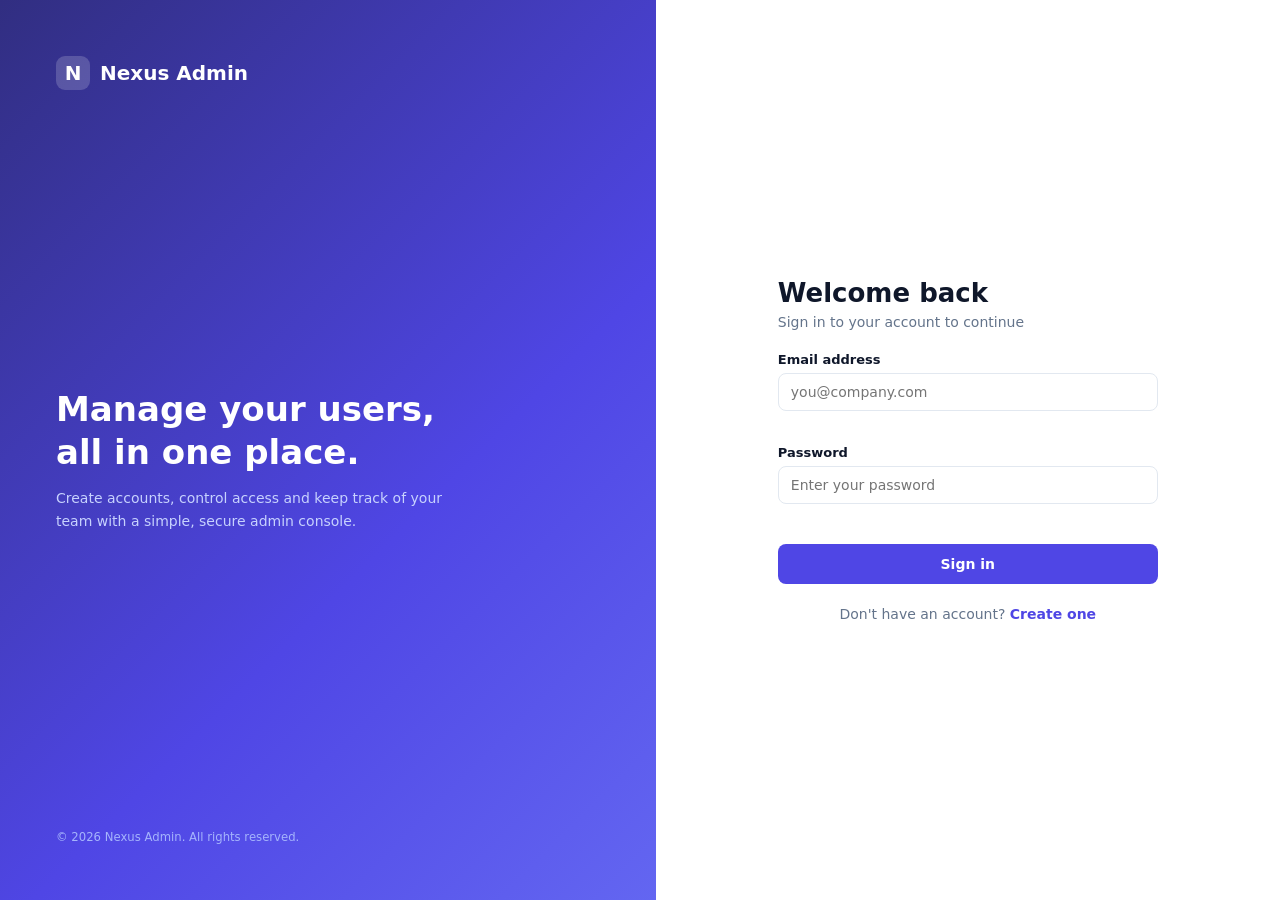
<file: src/main/resources/static/index.html>
<!DOCTYPE html>
<html lang="en">
<head>
  <meta charset="UTF-8">
  <meta name="viewport" content="width=device-width, initial-scale=1">
  <title>Sign in | Nexus Admin</title>
  <link rel="stylesheet" href="css/style.css">
</head>
<body>
  <div class="auth">
    <div class="auth-brand">
      <div class="logo"><div class="logo-mark">N</div> Nexus Admin</div>
      <div>
        <h1>Manage your users,<br>all in one place.</h1>
        <p>Create accounts, control access and keep track of your team with a simple, secure admin console.</p>
      </div>
      <small>&copy; 2026 Nexus Admin. All rights reserved.</small>
    </div>
    <div class="auth-form-wrap">
      <div class="auth-card">
        <h2>Welcome back</h2>
        <p class="sub">Sign in to your account to continue</p>
        <form id="loginForm" novalidate>
          <label for="email">Email address</label>
          <input type="email" id="email" placeholder="you@company.com" autocomplete="email">
          <div class="field-error" id="emailError"></div>
          <label for="password">Password</label>
          <input type="password" id="password" placeholder="Enter your password" autocomplete="current-password">
          <div class="field-error" id="passwordError"></div>
          <button type="submit" class="btn block" id="submitBtn">Sign in</button>
        </form>
        <div class="alert" id="msg" hidden></div>
        <p class="switch">Don't have an account? <a href="register.html">Create one</a></p>

      </div>
    </div>
  </div>
  <script src="js/api.js"></script>
  <script src="js/auth.js"></script>
</body>
</html>
</file>
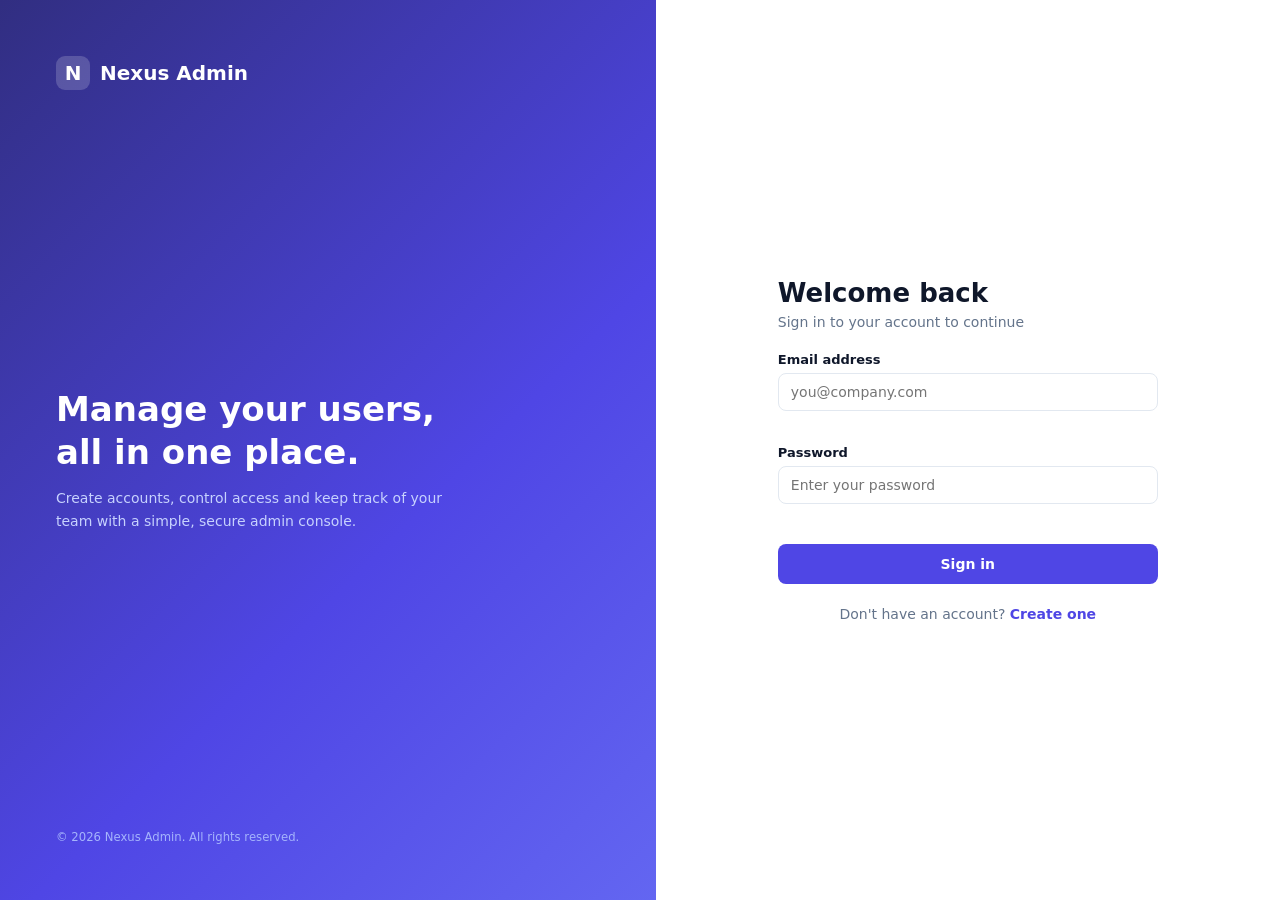
<file: src/main/resources/static/dashboard.html>
<!DOCTYPE html>
<html lang="en">
<head>
  <meta charset="UTF-8">
  <meta name="viewport" content="width=device-width, initial-scale=1">
  <title>Dashboard | Nexus Admin</title>
  <link rel="stylesheet" href="css/style.css">
</head>
<body>
<div class="app">
  <aside class="sidebar" id="sidebar">
    <div class="logo"><div class="logo-mark">N</div> Nexus Admin</div>
    <nav class="nav">
      <button class="active" data-view="overview"><span data-icon="grid"></span> Overview</button>
      <button data-view="users"><span data-icon="users"></span> Users</button>
    </nav>
    <div class="side-user">
      <div class="avatar sm" id="meAvatar"></div>
      <div class="meta"><b id="meName"></b><span id="meRole"></span></div>
      <button class="icon-btn" id="logoutBtn" title="Sign out"><span data-icon="logout"></span></button>
    </div>
  </aside>

  <div class="main">
    <header class="topbar">
      <button class="icon-btn menu-btn" id="menuBtn"><span data-icon="menu"></span></button>
      <h1 id="pageTitle">Overview</h1>
      <button class="btn admin-only" id="topAddBtn"><span data-icon="plus"></span> Add user</button>
    </header>

    <div class="content">
      <section id="view-overview">
        <div class="welcome">
          <h2 id="welcomeText">Welcome back</h2>
          <p>Here is what is happening with your users today.</p>
        </div>
        <div class="stats">
          <div class="card stat"><div class="ico"><span data-icon="users"></span></div><div><div class="num" id="sTotal">0</div><div class="lbl">Total users</div></div></div>
          <div class="card stat"><div class="ico g"><span data-icon="check"></span></div><div><div class="num" id="sActive">0</div><div class="lbl">Active users</div></div></div>
          <div class="card stat"><div class="ico r"><span data-icon="power"></span></div><div><div class="num" id="sInactive">0</div><div class="lbl">Inactive users</div></div></div>
          <div class="card stat"><div class="ico a"><span data-icon="shield"></span></div><div><div class="num" id="sAdmin">0</div><div class="lbl">Administrators</div></div></div>
        </div>
        <div class="grid2">
          <div class="card panel"><h3>Recently added</h3><ul class="recent" id="recentList"></ul></div>
          <div class="card panel">
            <h3>Overview</h3>
            <div class="bar-row"><div class="top"><span>Active accounts</span><b id="pActive">0%</b></div><div class="bar"><i class="g" id="barActive" style="width:0"></i></div></div>
            <div class="bar-row"><div class="top"><span>Administrators</span><b id="pAdmin">0%</b></div><div class="bar"><i id="barAdmin" style="width:0"></i></div></div>
          </div>
        </div>
      </section>

      <section id="view-users" hidden>
        <div class="card">
          <div class="toolbar">
            <div class="search"><span data-icon="search"></span><input id="fSearch" placeholder="Search by name or email"></div>
            <select id="fStatus"><option value="">All status</option><option value="ACTIVE">Active</option><option value="INACTIVE">Inactive</option></select>
            <select id="fRole"><option value="">All roles</option><option value="ADMIN">Admin</option><option value="USER">User</option></select>
          </div>
          <div class="table-wrap">
            <table>
              <thead><tr><th>User</th><th>Phone</th><th>Role</th><th>Status</th><th>Joined</th><th>Actions</th></tr></thead>
              <tbody id="userRows"></tbody>
            </table>
          </div>
          <div class="empty" id="emptyState" hidden>No users found.</div>
          <div class="pager"><span id="pagerInfo"></span><div><button class="btn ghost" id="prevBtn">Previous</button><button class="btn ghost" id="nextBtn">Next</button></div></div>
        </div>
      </section>
    </div>
  </div>
</div>

<div class="modal" id="userModal">
  <div class="modal-card">
    <div class="modal-head"><h3 id="modalTitle">Add user</h3><button class="icon-btn" data-close><span data-icon="x"></span></button></div>
    <form id="userForm" novalidate>
      <div class="modal-body form-grid">
        <div class="field full"><label for="fName">Full name</label><input id="fName"><div class="fe" id="fe-name"></div></div>
        <div class="field full"><label for="fEmail">Email</label><input id="fEmail" type="email"><div class="fe" id="fe-email"></div></div>
        <div class="field"><label for="fPhone">Phone</label><input id="fPhone" placeholder="Optional"><div class="fe" id="fe-phone"></div></div>
        <div class="field" id="pwField"><label for="fPassword">Password</label><input id="fPassword" type="password" placeholder="Min 6 characters"><div class="fe" id="fe-password"></div></div>
        <div class="field"><label for="fFormRole">Role</label><select id="fFormRole"><option value="USER">User</option><option value="ADMIN">Admin</option></select><div class="fe" id="fe-role"></div></div>
        <div class="field"><label for="fFormStatus">Status</label><select id="fFormStatus"><option value="ACTIVE">Active</option><option value="INACTIVE">Inactive</option></select><div class="fe" id="fe-status"></div></div>
      </div>
      <div class="modal-foot"><button type="button" class="btn ghost" data-close>Cancel</button><button type="submit" class="btn" id="saveBtn">Save</button></div>
    </form>
  </div>
</div>

<div class="modal" id="deleteModal">
  <div class="modal-card sm">
    <div class="modal-head"><h3>Delete user</h3><button class="icon-btn" data-close><span data-icon="x"></span></button></div>
    <div class="modal-body"><p id="deleteText"></p></div>
    <div class="modal-foot"><button class="btn ghost" data-close>Cancel</button><button class="btn danger" id="confirmDelete">Delete</button></div>
  </div>
</div>

<div id="toasts"></div>
<script src="js/api.js"></script>
<script src="js/dashboard.js"></script>
</body>
</html>
</file>
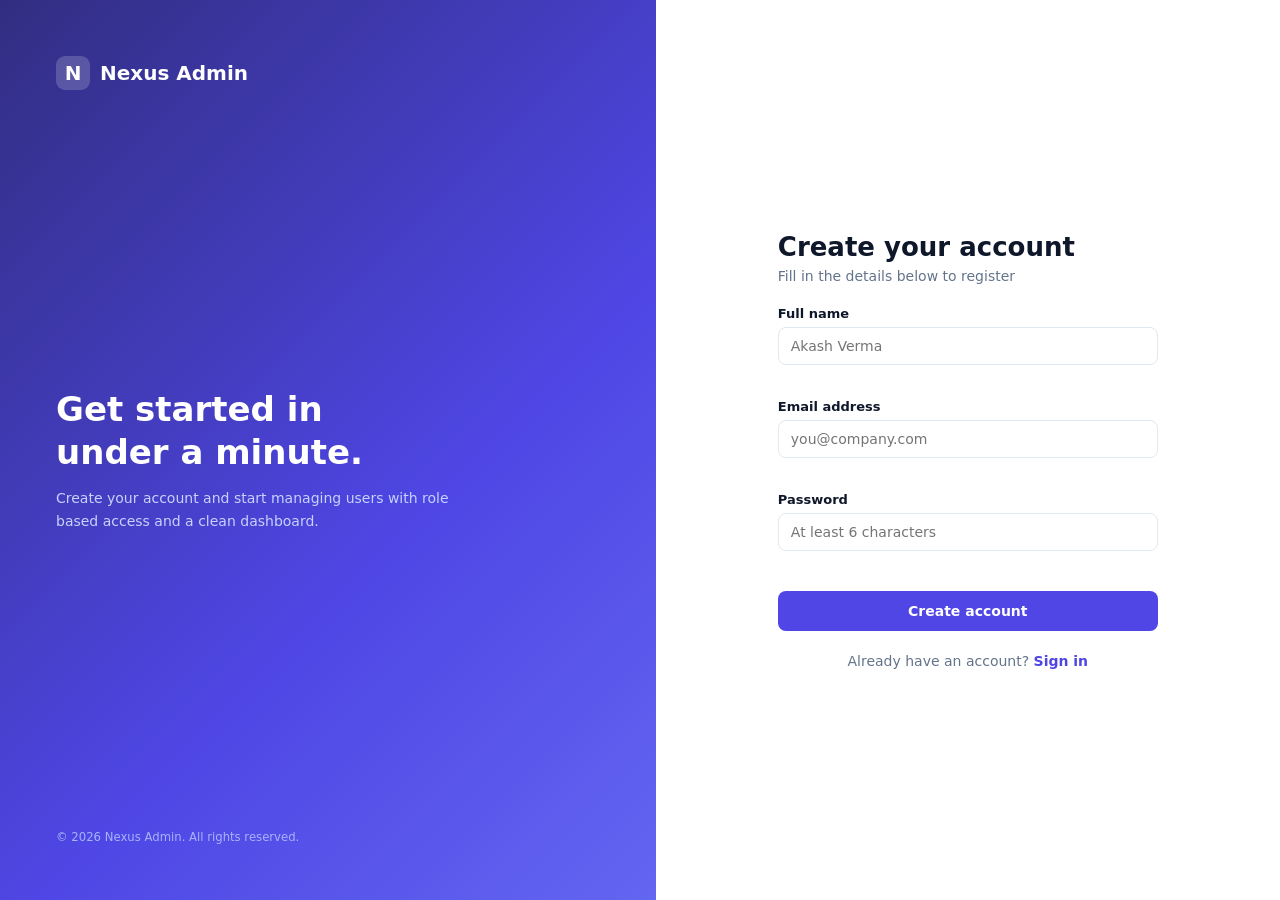
<file: src/main/resources/static/register.html>
<!DOCTYPE html>
<html lang="en">
<head>
  <meta charset="UTF-8">
  <meta name="viewport" content="width=device-width, initial-scale=1">
  <title>Create account | Nexus Admin</title>
  <link rel="stylesheet" href="css/style.css">
</head>
<body>
  <div class="auth">
    <div class="auth-brand">
      <div class="logo"><div class="logo-mark">N</div> Nexus Admin</div>
      <div>
        <h1>Get started in<br>under a minute.</h1>
        <p>Create your account and start managing users with role based access and a clean dashboard.</p>
      </div>
      <small>&copy; 2026 Nexus Admin. All rights reserved.</small>
    </div>
    <div class="auth-form-wrap">
      <div class="auth-card">
        <h2>Create your account</h2>
        <p class="sub">Fill in the details below to register</p>
        <form id="registerForm" novalidate>
          <label for="name">Full name</label>
          <input type="text" id="name" placeholder="Akash Verma" autocomplete="name">
          <div class="field-error" id="nameError"></div>
          <label for="email">Email address</label>
          <input type="email" id="email" placeholder="you@company.com" autocomplete="email">
          <div class="field-error" id="emailError"></div>
          <label for="password">Password</label>
          <input type="password" id="password" placeholder="At least 6 characters" autocomplete="new-password">
          <div class="field-error" id="passwordError"></div>
          <button type="submit" class="btn block" id="submitBtn">Create account</button>
        </form>
        <div class="alert" id="msg" hidden></div>
        <p class="switch">Already have an account? <a href="index.html">Sign in</a></p>
      </div>
    </div>
  </div>
  <script src="js/api.js"></script>
  <script src="js/auth.js"></script>
</body>
</html>
</file>
<file: src/main/resources/static/css/style.css>
:root {
  --primary: #4f46e5; --primary-dark: #4338ca; --primary-soft: #eef2ff;
  --bg: #f4f6fb; --card: #fff; --text: #0f172a; --muted: #64748b; --border: #e2e8f0;
  --green: #16a34a; --green-soft: #dcfce7; --red: #dc2626; --red-soft: #fee2e2;
  --amber-soft: #fef3c7; --amber: #b45309; --sidebar: #0f172a;
}
* { box-sizing: border-box; margin: 0; padding: 0; }
body { font-family: "Segoe UI", system-ui, -apple-system, Roboto, Arial, sans-serif; background: var(--bg); color: var(--text); font-size: 14px; }
button, input, select { font-family: inherit; font-size: 14px; }
[hidden] { display: none !important; }

/* ---------- Auth pages ---------- */
.auth { min-height: 100vh; display: grid; grid-template-columns: 1.05fr 1fr; }
.auth-brand { background: linear-gradient(135deg, #312e81, #4f46e5 60%, #6366f1); color: #fff; padding: 56px; display: flex; flex-direction: column; justify-content: space-between; }
.logo { display: flex; align-items: center; gap: 10px; font-weight: 700; font-size: 20px; }
.logo-mark { width: 34px; height: 34px; border-radius: 9px; background: rgba(255,255,255,.18); display: grid; place-items: center; font-weight: 800; }
.auth-brand h1 { font-size: 34px; line-height: 1.25; margin-bottom: 14px; }
.auth-brand p { color: #c7d2fe; line-height: 1.6; max-width: 420px; }
.auth-brand small { color: #a5b4fc; }
.auth-form-wrap { display: grid; place-items: center; padding: 32px 20px; background: #fff; }
.auth-card { width: 100%; max-width: 380px; }
.auth-card h2 { font-size: 26px; margin-bottom: 6px; }
.auth-card .sub { color: var(--muted); margin-bottom: 22px; }
.auth-card label { display: block; font-weight: 600; margin: 16px 0 6px; font-size: 13px; }
.auth-card input, .field input, .field select, .toolbar input, .toolbar select {
  width: 100%; padding: 10px 12px; border: 1px solid var(--border); border-radius: 8px; background: #fff; color: var(--text);
}
input:focus, select:focus { outline: 2px solid var(--primary); outline-offset: -1px; border-color: transparent; }
.field-error, .fe { color: var(--red); font-size: 12px; margin-top: 4px; min-height: 14px; }
.btn { border: none; border-radius: 8px; padding: 10px 16px; font-weight: 600; cursor: pointer; background: var(--primary); color: #fff; display: inline-flex; align-items: center; gap: 6px; justify-content: center; }
.btn:hover { background: var(--primary-dark); }
.btn:disabled { opacity: .6; cursor: not-allowed; }
.btn.block { width: 100%; margin-top: 22px; padding: 12px; }
.btn.ghost { background: #fff; color: var(--text); border: 1px solid var(--border); }
.btn.ghost:hover { background: #f8fafc; }
.btn.danger { background: var(--red); }
.btn.danger:hover { background: #b91c1c; }
.alert { margin-top: 16px; padding: 10px 12px; border-radius: 8px; font-size: 13px; }
.alert.error { background: var(--red-soft); color: #991b1b; }
.alert.success { background: var(--green-soft); color: #166534; }
.switch { margin-top: 22px; text-align: center; color: var(--muted); }
.switch a { color: var(--primary); text-decoration: none; font-weight: 600; }
.hint { margin-top: 18px; padding: 10px 12px; background: var(--primary-soft); color: #3730a3; border-radius: 8px; font-size: 12px; }

/* ---------- App shell ---------- */
.app { display: grid; grid-template-columns: 240px 1fr; min-height: 100vh; }
.sidebar { background: var(--sidebar); color: #cbd5e1; padding: 20px 14px; display: flex; flex-direction: column; position: sticky; top: 0; height: 100vh; }
.sidebar .logo { color: #fff; padding: 4px 8px 24px; }
.sidebar .logo-mark { background: var(--primary); }
.nav { display: flex; flex-direction: column; gap: 4px; }
.nav button { display: flex; align-items: center; gap: 10px; padding: 10px 12px; border: none; border-radius: 8px; background: transparent; color: #cbd5e1; cursor: pointer; text-align: left; font-weight: 500; }
.nav button:hover { background: #1e293b; color: #fff; }
.nav button.active { background: var(--primary); color: #fff; }
.side-user { margin-top: auto; padding: 12px; border-top: 1px solid #1e293b; display: flex; align-items: center; gap: 10px; }
.side-user .meta { flex: 1; min-width: 0; }
.side-user b { display: block; color: #fff; font-size: 13px; white-space: nowrap; overflow: hidden; text-overflow: ellipsis; }
.side-user span { font-size: 12px; color: #94a3b8; }
.icon-btn { background: transparent; border: none; color: inherit; cursor: pointer; padding: 6px; border-radius: 6px; display: inline-grid; place-items: center; }
.sidebar .icon-btn:hover { background: #1e293b; }
.main { min-width: 0; }
.topbar { background: #fff; border-bottom: 1px solid var(--border); padding: 14px 28px; display: flex; align-items: center; gap: 14px; position: sticky; top: 0; z-index: 5; }
.topbar h1 { font-size: 18px; flex: 1; }
.menu-btn { display: none; color: var(--text); }
.content { padding: 24px 28px 40px; }
.welcome { margin-bottom: 20px; }
.welcome h2 { font-size: 22px; }
.welcome p { color: var(--muted); margin-top: 4px; }

/* ---------- Cards / stats ---------- */
.stats { display: grid; grid-template-columns: repeat(4, 1fr); gap: 16px; margin-bottom: 20px; }
.card { background: var(--card); border: 1px solid var(--border); border-radius: 12px; }
.stat { padding: 18px; display: flex; align-items: center; gap: 14px; }
.stat .ico { width: 44px; height: 44px; border-radius: 10px; display: grid; place-items: center; background: var(--primary-soft); color: var(--primary); }
.stat .ico.g { background: var(--green-soft); color: var(--green); }
.stat .ico.r { background: var(--red-soft); color: var(--red); }
.stat .ico.a { background: var(--amber-soft); color: var(--amber); }
.stat .num { font-size: 26px; font-weight: 700; line-height: 1.1; }
.stat .lbl { color: var(--muted); font-size: 13px; margin-top: 2px; }
.grid2 { display: grid; grid-template-columns: 1.4fr 1fr; gap: 16px; }
.panel { padding: 18px; }
.panel h3 { font-size: 15px; margin-bottom: 14px; }
.recent { list-style: none; }
.recent li { display: flex; align-items: center; gap: 12px; padding: 10px 0; border-bottom: 1px solid var(--border); }
.recent li:last-child { border: none; }
.recent .who { flex: 1; min-width: 0; }
.recent .who b { display: block; }
.recent .who span { color: var(--muted); font-size: 12px; }
.bar-row { margin-bottom: 16px; }
.bar-row .top { display: flex; justify-content: space-between; margin-bottom: 6px; font-size: 13px; }
.bar { height: 8px; background: #e2e8f0; border-radius: 99px; overflow: hidden; }
.bar > i { display: block; height: 100%; background: var(--primary); border-radius: 99px; transition: width .4s; }
.bar > i.g { background: var(--green); }

/* ---------- Table ---------- */
.toolbar { padding: 14px; display: flex; gap: 10px; flex-wrap: wrap; border-bottom: 1px solid var(--border); align-items: center; }
.toolbar .search { position: relative; flex: 1; min-width: 200px; }
.toolbar .search svg { position: absolute; left: 10px; top: 10px; color: var(--muted); }
.toolbar .search input { padding-left: 34px; }
.toolbar select { width: auto; min-width: 130px; }
.table-wrap { overflow-x: auto; }
table { width: 100%; border-collapse: collapse; }
th { text-align: left; font-size: 12px; text-transform: uppercase; letter-spacing: .04em; color: var(--muted); padding: 12px 16px; background: #f8fafc; border-bottom: 1px solid var(--border); white-space: nowrap; }
td { padding: 12px 16px; border-bottom: 1px solid var(--border); vertical-align: middle; white-space: nowrap; }
tbody tr:hover { background: #f8fafc; }
.usercell { display: flex; align-items: center; gap: 12px; }
.usercell b { display: block; }
.usercell span { color: var(--muted); font-size: 12px; }
.avatar { width: 36px; height: 36px; border-radius: 50%; display: grid; place-items: center; color: #fff; font-weight: 700; font-size: 13px; flex: none; }
.avatar.sm { width: 34px; height: 34px; }
.badge { display: inline-block; padding: 3px 10px; border-radius: 99px; font-size: 12px; font-weight: 600; }
.badge.ACTIVE { background: var(--green-soft); color: #166534; }
.badge.INACTIVE { background: var(--red-soft); color: #991b1b; }
.badge.ADMIN { background: var(--primary-soft); color: #3730a3; }
.badge.USER { background: #f1f5f9; color: #475569; }
.actions { display: flex; gap: 2px; }
.actions .icon-btn { color: var(--muted); }
.actions .icon-btn:hover { background: #eef2f7; color: var(--text); }
.actions .icon-btn.del:hover { color: var(--red); background: var(--red-soft); }
.actions .icon-btn:disabled { opacity: .35; cursor: not-allowed; }
.empty { padding: 48px 16px; text-align: center; color: var(--muted); }
.pager { display: flex; justify-content: space-between; align-items: center; padding: 12px 16px; color: var(--muted); }
.pager div { display: flex; gap: 6px; }

/* ---------- Modal / toast ---------- */
.modal { position: fixed; inset: 0; background: rgba(15,23,42,.5); display: none; place-items: center; padding: 16px; z-index: 20; }
.modal.open { display: grid; }
.modal-card { background: #fff; border-radius: 14px; width: 100%; max-width: 520px; box-shadow: 0 20px 50px rgba(0,0,0,.25); }
.modal-card.sm { max-width: 400px; }
.modal-head { display: flex; justify-content: space-between; align-items: center; padding: 18px 22px; border-bottom: 1px solid var(--border); }
.modal-head h3 { font-size: 17px; }
.modal-body { padding: 18px 22px; }
.modal-foot { padding: 14px 22px; border-top: 1px solid var(--border); display: flex; justify-content: flex-end; gap: 10px; }
.form-grid { display: grid; grid-template-columns: 1fr 1fr; gap: 0 14px; }
.field { margin-bottom: 8px; }
.field.full { grid-column: 1 / -1; }
.field label { display: block; font-weight: 600; font-size: 13px; margin-bottom: 6px; }
#toasts { position: fixed; right: 20px; bottom: 20px; display: flex; flex-direction: column; gap: 10px; z-index: 50; }
.toast { background: #0f172a; color: #fff; padding: 12px 16px; border-radius: 10px; box-shadow: 0 8px 24px rgba(0,0,0,.25); animation: pop .2s ease; max-width: 320px; }
.toast.success { border-left: 4px solid #22c55e; }
.toast.error { border-left: 4px solid #ef4444; }
@keyframes pop { from { transform: translateY(8px); opacity: 0; } to { transform: none; opacity: 1; } }

@media (max-width: 900px) {
  .auth { grid-template-columns: 1fr; }
  .auth-brand { display: none; }
  .app { grid-template-columns: 1fr; }
  .sidebar { position: fixed; left: -260px; width: 240px; z-index: 30; transition: left .2s; }
  .sidebar.open { left: 0; }
  .menu-btn { display: inline-grid; }
  .stats { grid-template-columns: repeat(2, 1fr); }
  .grid2 { grid-template-columns: 1fr; }
  .content { padding: 18px 14px 32px; }
  .form-grid { grid-template-columns: 1fr; }
}
</file>
